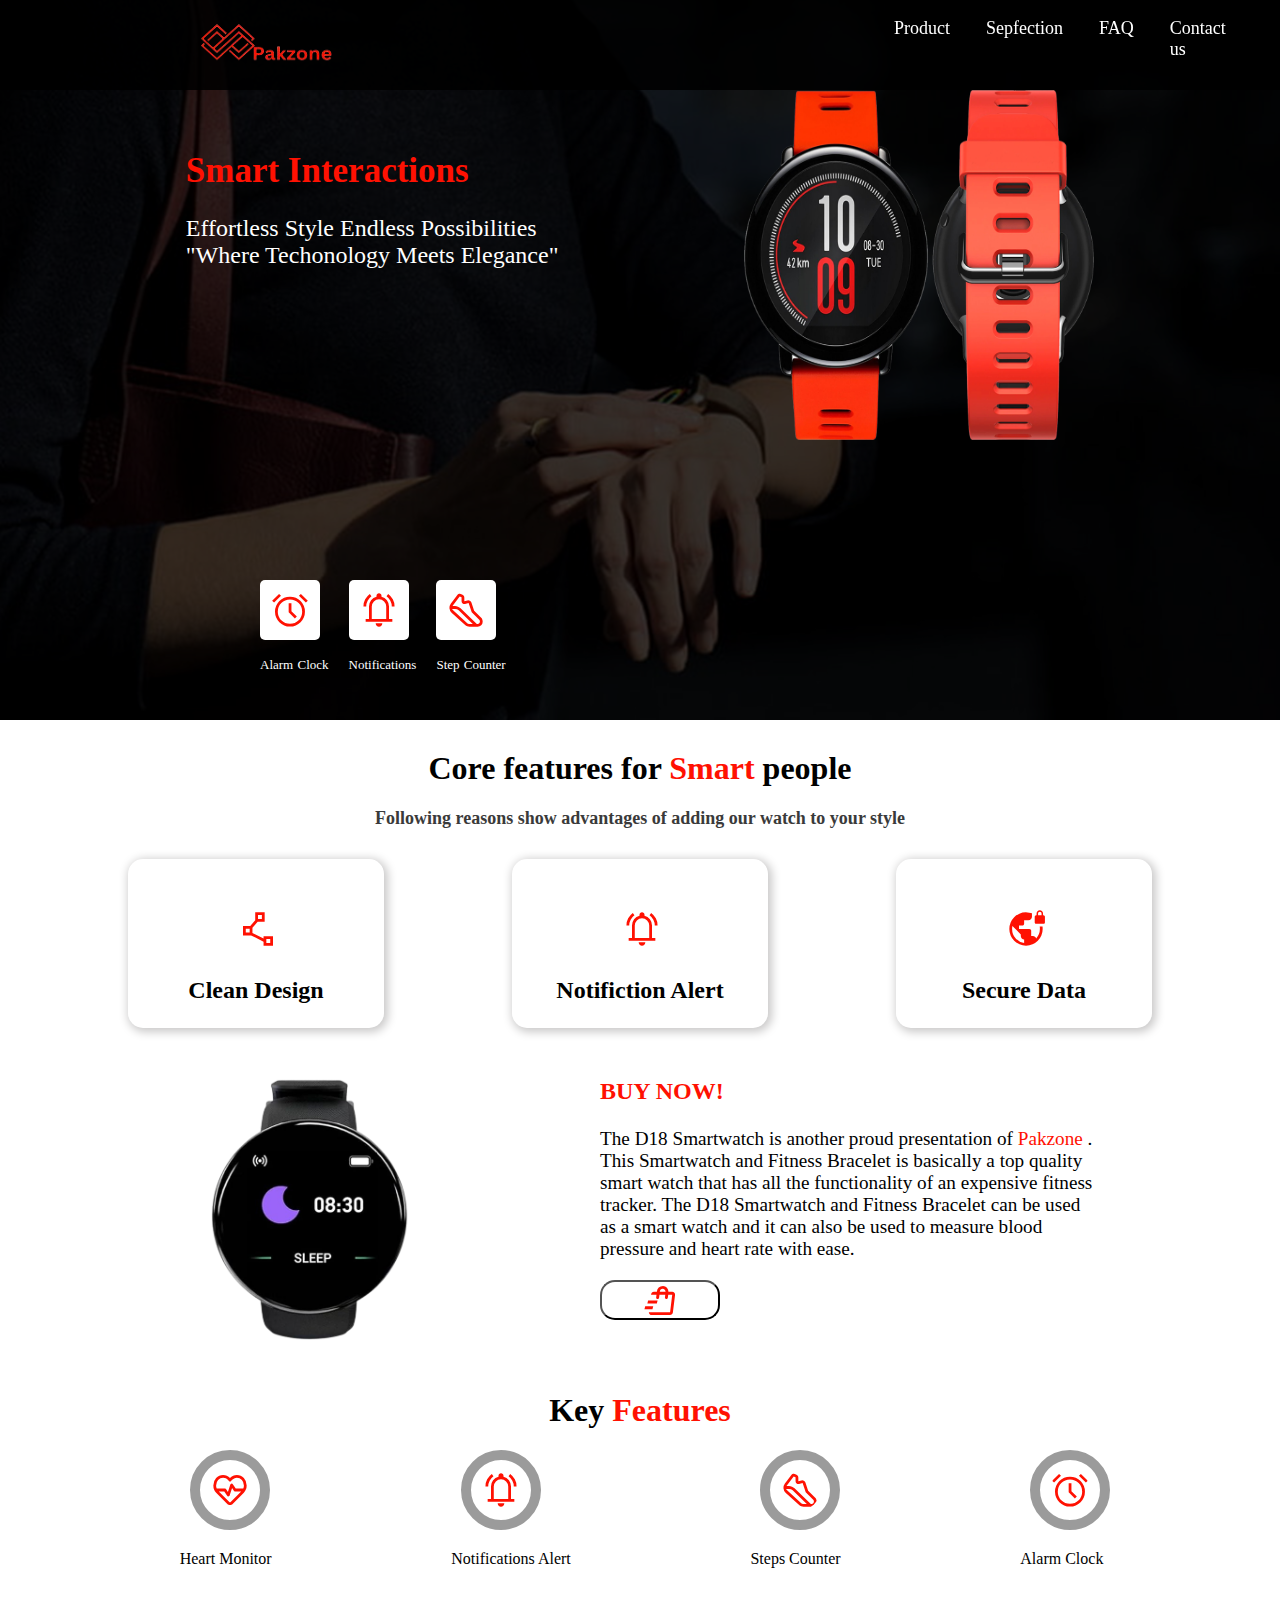
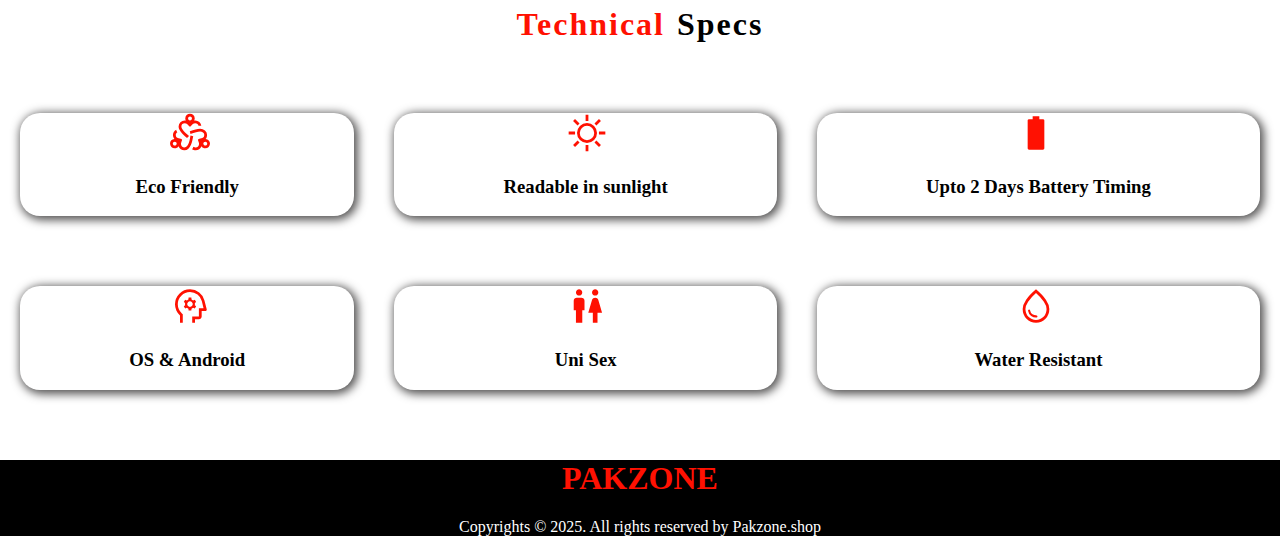
<file: index.html>
<!DOCTYPE html>
<html lang="en">
<head>
    <meta charset="UTF-8">
    <meta name="viewport" content="width=device-width, initial-scale=1.0">
    <meta name="description" content="The Pakzone online shopping in Pakistan Lot of awasome products are waiting for you here!!">
    <meta name="keywords" content="Pakzone shop electronics wearing goods and manymore..">
    <link rel="shortcut icon" href="pakzone_logo.png" type="image/x-icon">
    <title>PakZone</title>
    <link rel="stylesheet" href="style.css">
</head>
<body>
    <header>
        <img src="pakzone_logo.png" alt="">
        <nav>
            <span id="close">close</span>
            <a href="">Product</a>
            <a href="">Sepfection</a>
            <a href="">FAQ</a>
            <a href="">Contact us</a>
        </nav>
        <span id="menu_btn">
            <img src="/menu_20dp_FF1102_FILL0_wght400_GRAD0_opsz20.svg" alt="munue_icon" width="20px">
        </span>
    </header>
    <section id="hero">
        <div id="hero_main">
            <div id="txt_hero">
                <h1>Smart Interactions</h1>
                <p>Effortless Style Endless Possibilities <br>
                "Where Techonology Meets Elegance"</p>
            </div>
            <img src="faq-watch.png" alt="Hero Image">
        </div>
         <div id="hero_sep" >
            <span class="hero_sep_span">
                <img src="alarm_36dp_FF1102_FILL0_wght400_GRAD0_opsz40.svg" alt="notify-icon"><br>
                <p>Alarm Clock</p>
            </span>
            <span  class="hero_sep_span">
                <img src="notifications_active_36dp_FF1102_FILL0_wght400_GRAD0_opsz40.svg" alt="notify-icon"><br>
                <p>Notifications</p>
            </span>
            <span  class="hero_sep_span">
                <img src="steps_36dp_FF1102_FILL0_wght400_GRAD0_opsz40.svg" alt="Steps counter icon"><br>
                <p>Step Counter</p>
            </span>
         </div>
    </section>
    <section id="smart">
    <div id="smart-box">
        <h1>Core features for <span class="high-text">Smart</span>  people</h1>
        <h2 id="reson-smart">Following reasons show advantages of adding our watch to your style</h2>
    </div>
  <div id="icon-box">
    <div class="icon">
        <img src="polyline_36dp_FF1102_FILL0_wght400_GRAD0_opsz40.svg" alt="icon">
        <p>Clean Design</p>
    </div>
    <div class="icon">
        <img src="notifications_active_36dp_FF1102_FILL0_wght400_GRAD0_opsz40.svg" alt="icon">
        <p>Notifiction Alert</p>
    </div>
    <div class="icon">
        <img src="vpn_lock_36dp_FF1102_FILL0_wght400_GRAD0_opsz40.svg" alt="icon">
        <p>Secure Data</p>
    </div>
  </div>
  


  <div id="buy-sec">
<img src="hero.png" alt="the product image">
<div id="buy-container">
    <h1><span class="high-text">BUY NOW!</span></h1>
    <p>
        The D18 Smartwatch is another proud presentation of <span class="high-text">Pakzone </span>. This  Smartwatch and Fitness Bracelet is basically a top quality smart watch that has all the functionality of an expensive fitness tracker. The D18 Smartwatch and Fitness Bracelet can be used as a smart watch and it can also be used to measure blood pressure and heart rate with ease.
    </p>
    <button>
        <a href="cart.html" target="_blank"><img src="shopping_bag_speed_24dp_FF1102_FILL0_wght400_GRAD0_opsz24.svg" alt="icon" style="width: 35px;
        
        display: inline;
        margin: 0%;
        "></a>
    </button>

</div>
  </div>
    </section>
<section id="key">
<h1>Key  <span class="high-text">Features </span></h1>
<div id="tab-name">
    <span class="tabs tab1">
      <img src="ecg_heart_36dp_FF1102_FILL0_wght400_GRAD0_opsz40.svg" alt="heart icon">
      <p>Heart Monitor</p>
    </span>
    <span  class="tabs tab2">
        <img src="notifications_active_36dp_FF1102_FILL0_wght400_GRAD0_opsz40.svg" alt="icon">
        <p>Notifications Alert</p>
    </span>
    <span  class="tabs tab3">
        <img src="steps_36dp_FF1102_FILL0_wght400_GRAD0_opsz40.svg" alt=" icon">
        <p>Steps Counter</p>
    </span>
    <span  class="tabs tab4">
        <img src="alarm_36dp_FF1102_FILL0_wght400_GRAD0_opsz40.svg" alt="icon">
        <p>Alarm Clock</p>
    </span>
</div>
</section>
<h1 id="sep-heading"><span class="high-text">Technical</span>Specs</h1>
<div class='sep-block'>
    <div class="seps">
        <img src="diversity_2_38dp_FF1102_FILL0_wght400_GRAD0_opsz40.svg" alt="icon">
        <h3> Eco Friendly</h3>
      
    </div>
    <div   class="seps">
        <img src="sunny_38dp_FF1102_FILL0_wght400_GRAD0_opsz40.svg" alt="icon">
        <h3> Readable in sunlight</h3>
       
    </div>
    <div  class="seps">
        <img src="battery_full_38dp_FF1102_FILL0_wght400_GRAD0_opsz40.svg" alt="icon">
        <h3>Upto 2 Days Battery Timing</h3>
    </div>
    <div  class="seps">
        <img src="psychology_38dp_FF1102_FILL0_wght400_GRAD0_opsz40.svg" alt="icon">
        <h3> OS & Android</h3>
    </div>
    <div class="seps">
        <img src="wc_38dp_FF1102_FILL0_wght400_GRAD0_opsz40.svg" alt="icon">
        <h3>Uni Sex</h3>
    </div>
    <div class="seps">
        <img src="water_drop_38dp_FF1102_FILL0_wght400_GRAD0_opsz40.svg" alt="icon">
        <h3>Water Resistant</h3>
    </div>

</div>
<footer>
    <h1 class="high-text">PAKZONE</h1>
    <p>Copyrights © 2025. All rights reserved by Pakzone.shop</p>
</footer>

    <script src="function.js"></script>
</body>
</html>
</file>
<file: style.css>
* {
    box-sizing: border-box;
    max-width: 100%;
  }
body {
    margin: 0%;
    padding: 0%;
    overflow-x: hidden;
  }
  
header{
 width: 100vw;
 height: 10vh;
 background-color: #000000de;
 display: flex;
 justify-content: space-between;
 position: fixed;
 top: 0%;
}
header img{
    width: 200px;
    margin-left: 180px;
    transition: transform 0.5s;
}
header img:hover{
   transform: scale(1.1);
}

header span{
    display: none;
}
nav{
    width: 30%;
    margin-right: 20px;
    display: flex;
}
nav a{
    text-decoration: none;
    font-size: large;
    color: #ffffff;
    padding: 18px;
    transition: 0.5s;
}
nav a:hover{
 background-color: #ff1102;
}

#close{
    display: none;
}


#hero{
    background-image: url(hero-bg-2.jpg);
    background-repeat: no-repeat;
    background-color: #3a3a3a;
    background-size: cover;
    background-position: center;
    height: 80vh;
}


#hero_main{
    background-color: #000000c7;
    height: 100%;
    width: 100%;
    display: flex;
    justify-content: space-evenly;
}

#hero_main img{
 width: 350px;
 height: 350px;
 margin-top: 7%;
}

#txt_hero{
    height: 30%;
    margin-top: 10%;
}

#txt_hero h1{
  color: #ff1102;
  font-size: 35px;
}

#txt_hero p{
  color: #ffffff;
  font-size: x-large;
}

#hero_sep{
    display: flex;
    margin-top: -150px;
    margin-left: 250px;
}
.hero_sep_span{
  color: #ffffff;
  font-size: small;
  margin: 10px;
}
.hero_sep_span img{

  background-color: #ffffff;
  border-radius: 5px;
  padding: 10px;
}
.hero_sep_span p{
   word-spacing: 1px;
}
#smart-box{
    margin: 30px;
} 
#smart-box h1{
   text-align: center;
   font-size: xx-large;

}
#reson-smart{
    text-align: center;
    font-size: large;
    color:#3a3a3a;
}


.high-text{
    color: #ff1102;
}
#icon-box{
  display: flex;
  justify-content: space-evenly;
}
.icon{
    width: 20%;
    border-radius: 15px;
    background-color: #ffffff;
    box-shadow: 2px 2px 10px 2px rgb(201, 200, 200);
    transition: transform 0.5s;
}
.icon:hover{
    transform: scale(1.1);
}
  

.icon img{
     padding: 50px 50px 0 110px;
     margin: auto;
   }
   .icon p{
      text-align: center;
      font-size: x-large;
      font-weight: 800;
   }
   #buy-sec{
    margin: 20px;
    display: flex;
    justify-content: space-evenly;
   }
   #buy-sec img{
   width: 200px;
   margin: 30px;

   }
   #buy-sec h1{
    width: 500px;

 
    }
   #buy-sec p{
    width: 500px;

 
    }
    #buy-sec button{
        width: 120px;
        border-radius: 15px;
        height: 40px;
        background-color: #ffffff;
    a{
        padding-bottom: 12px;
        text-decoration: none;
        font-size: large;
        font-weight: bolder;
        color: #ffffff;
        transition: all 0.5s;
    }
 
     
        }
        #buy-sec button:hover{
            background-color: #ffffff;
            border: 1px solid #ff1102;
           a{
            color: #000000;
            
           }
        box-shadow: 2px 2px 20px 5px rgb(235, 0, 0);

        }
        #buy-container h1{
            span{
                font-size: x-large;
            }
          
        }
        #buy-container p{
            color: #000000;
            font-size: larger;
        }
       
        #tab-name{
            display: flex;
            justify-content: space-evenly;
            flex-wrap: wrap;
        }
       
        #key h1{
             text-align: center;
             font-size: xx-large;
        }
        #tab-text{
          
            width: 50%;
            line-height: 25px;
            font-size: x-large;
            margin:30px auto 30px auto;

        }
        .tabs img{
            margin-left: 20px;
            border: 10px solid rgb(155, 155, 155);
            padding: 10px;
            border-radius: 50%;
            
        }
        .tabs img:hover{
         
            border: 10px solid #ff1102;
          
            
        }
        .tabs p{
            margin-left: 10px;
         
           
         
            
        }
  #sep-heading{
    text-align: center;
     letter-spacing: 2px;
  }
  #sep-heading span{
   margin-right: 12px;
     
  }
   .sep-block{
    margin: 50px 0 50px 0;
   display: grid;
   grid-template-rows: auto auto;
   grid-template-columns: auto auto auto;
   row-gap: 30px;
 
   }
   .seps{
    box-shadow: 2px 2px 10px 2px rgb(82, 81, 81);
    margin: 20px;
    border-radius: 20px;
   }
   .seps img{
    margin-left: 45%;
   }
   .seps h3{
   text-align: center;
   }


footer{
    background-color: #000000;
}
footer h1{
    text-align: center;
}
footer p{
    color: #ffffff;
    text-align: center;
margin: 0%;
}
       
@media screen and (max-width:480px){

    header img{
        width: 200px;
        margin-left: 20px;
    }
    header span{
      
        display: inline;
        img{
            width: 30px;
            margin-top: 12px;
        }
     
    }
    header nav{
        margin: 0%;
        position: absolute;
        background-color: #000000;
        right: 0%;
        width: 0vw;
        height: 50vh;
        flex-direction: column;
        border-radius: 2px;
        transition: all 1s;
        overflow-y: hidden;
    }
    nav a{
        padding: 10px;
        padding-top: 40px;
    }
    #close{
        color: aliceblue;
        padding: 10px;
        position: absolute;
        background-color: #ff1102;
         left: 1px;
         display: none;
         transition: all 1s;
    }
    #hero{
      
        height: 50vh;
    }
    

    #hero_main img{
        width: 150px;
        height: 150px;
        margin-top: 25%;
       }
       #txt_hero{
        height: 30%;
        margin-top: 25%;
    }
    
    #txt_hero h1{
      color: #ff1102;
      font-size: large;
    }
    
    #txt_hero p{
      color: #ffffff;
      font-size: small;
    }
    #hero_sep{
        margin: 0%;
        margin-top: -90px;
    }
    .hero_sep_span{
        color: #ffffff;
        font-size: 10px;
      }
      .hero_sep_span img{
        width: 30px;
        background-color: #ffffff;
        border-radius: 5px;
        padding: 10px;
      }
      #icon-box{
        display: flex;
        flex-direction: column;
    
    
      }
      .icon{
        width: 90%;
        margin: 15px;
    
  
    }
    .icon img{
        padding: 50px 50px 0 160px;
   
      }
      #buy-sec{
      
        display: flex;
        justify-content: space-evenly;
        flex-direction: column;
       }
       #buy-sec{
        flex-direction: column;
       }
       #buy-container p{
      width: 90vw;
    }
    .sep-block{
        grid-template-columns: auto auto;
        grid-template-rows: auto auto auto;
    }
    .seps img{
        margin-left: 35%;
       }
       .icon img{
        padding: 50px 50px 0 120px;
      }
      .tab1,.tab2{
        margin-left: 25px;
      }
} 
 
@media screen and(min-width:481px)and(max-width:768px) {
    #hero_main img{
        width: 290px;
        height: 230px;
    }
    header img{
        margin-left: 10px;
    }
}

@media screen and(min-width:769px)and(max-width:1024px){
    #hero_main img{
        width: 290px;
        height: 240px;
    }
    header img{
        margin-left: 20px;
    }
}
</file>
